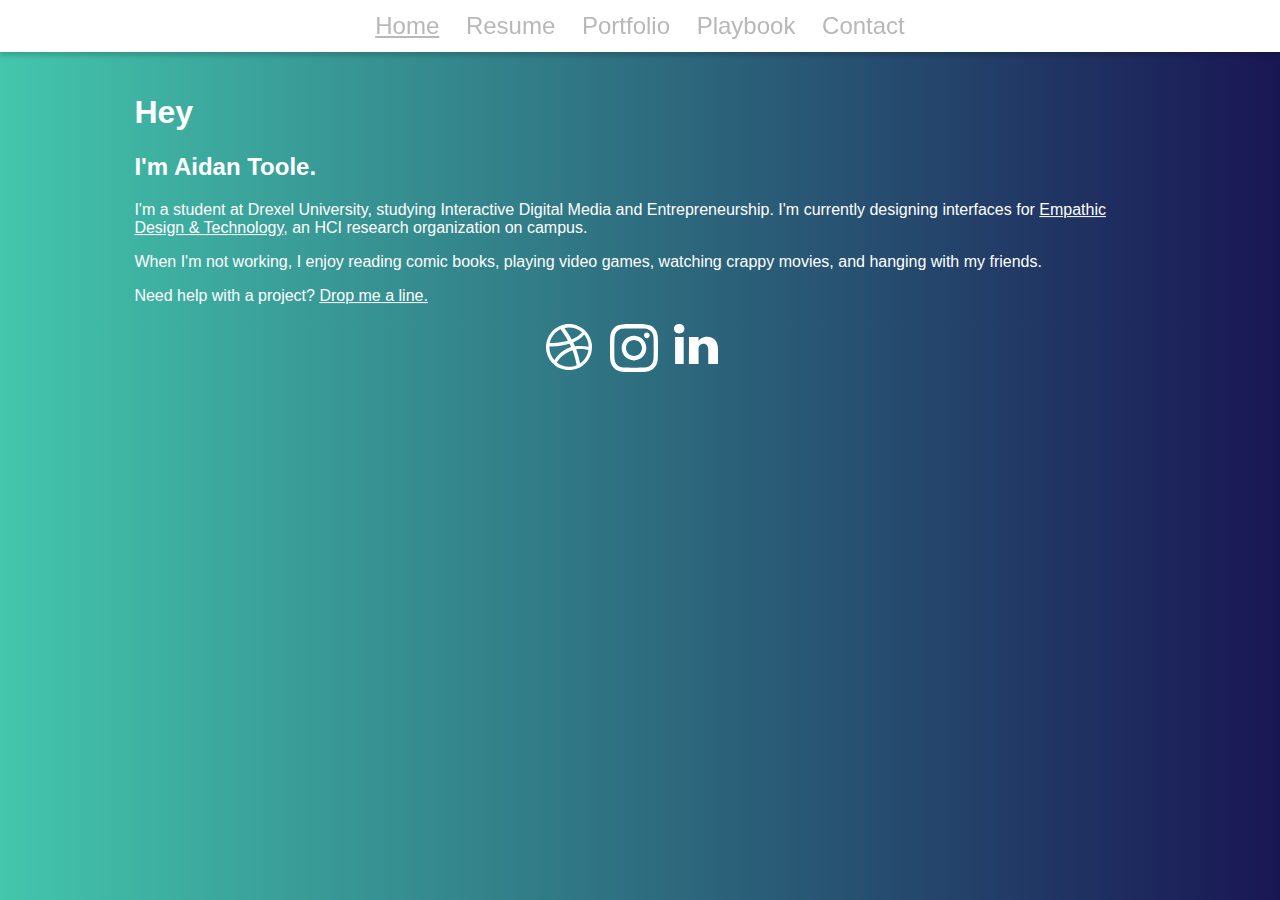
<file: index.html>
<!DOCTYPE html>
<html>
	<head>
		<meta charset="UTF-8">
		<meta name="viewport" content="initial-scale=1.0, width=device-width"/>
		<title>Aidan Toole</title>

	</head>

	<body>
		<link rel="stylesheet" type="text/css" href="css/header.css">
		<link rel="stylesheet" type="text/css" href="css/style.css">
			<div id="header">
			
				 <nav class="pagenav">
				 	<a href="index.html"><u>Home</u></a>
				 	<a href="resume_page.html">Resume</a>
				 	<a href="portfolio_page.html">Portfolio</a>
				 	<a href="http://aidantoole.com/" target="_blank"> Playbook</a>
				 	<a href="mailto:aidantoole@gmail.com">Contact</a>
				 </nav>
			</div>

			<div id="main" class="content">
				<h1>Hey</h1>
				<h2>I'm Aidan Toole.</h2>
					<p>
					I'm a student at Drexel University, studying Interactive Digital Media and Entrepreneurship. I'm currently designing interfaces for <a href="http://www.empathicdesignandtech.org/">Empathic Design & Technology</a>, an HCI research organization on campus.
					</p>

					<p>
					When I'm not working, I enjoy reading comic books, playing video games, watching crappy movies, and hanging with my friends.
					</p>

					<p>
					Need help with a project? <a href="mailto:aidantoole@gmail.com">Drop me a line.</a>
					</p>

				<table id="icons"> 

					<tr>
						<td> 
							<a href="https://dribbble.com/aidantoole" target="_blank"> 
								<div id= "dribbble" class= "imgicons"> </div>
							</a>
						</td>

						<td> 
							<a href="https://www.instagram.com/aidanc00l/" target="_blank"> 
								<div id= "instagram" class= "imgicons"> </div>
							</a>
						</td>

						<td> 
							<a href="https://www.linkedin.com/in/aidantoole" target="_blank">
								<div id= "linkedin" class= "imgicons"> </div>

							</a>
						</td>
					</tr>
				
				</table>

			</div>


	</body>
</html>
</file>
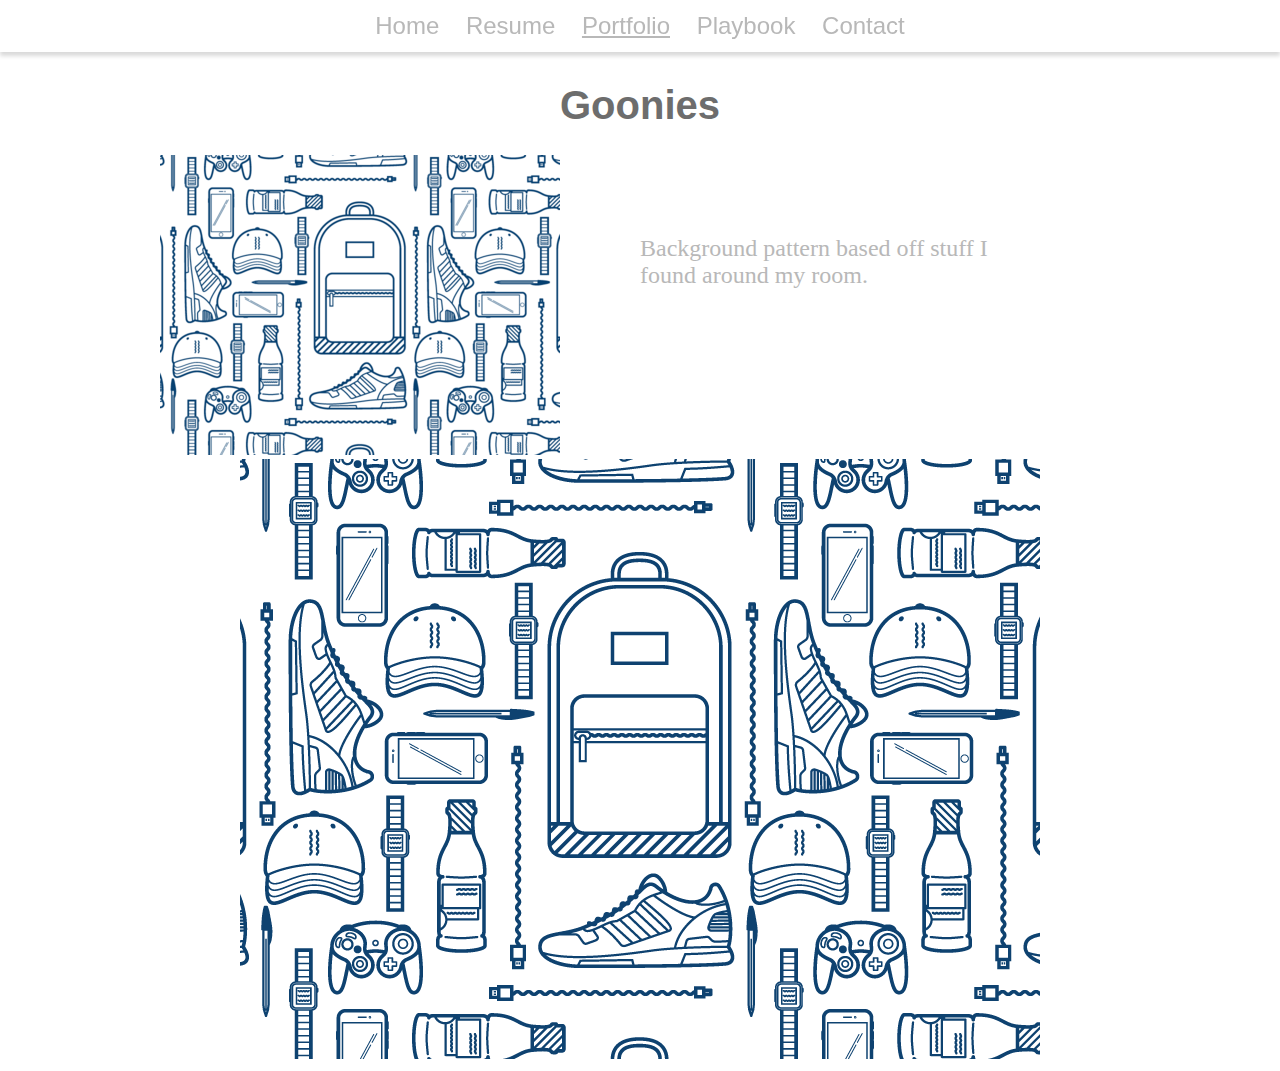
<file: background_pattern.html>
<!DOCTYPE html>
<html>
	<head>
		<meta charset="UTF-8">
		<meta name="viewport" content="initial-scale=1.0, width=device-width"/>
		
		<title>background pattern</title>
		<link rel="stylesheet" type="text/css" href="css/header.css">
		<link rel="stylesheet" type="text/css" href="css/portfolio_expanded.css">
	</head>
		<body>
				<div id="header">
					<nav class="pagenav">
					 	<a href="index.html">Home</a>
					 	<a href="resume_page.html">Resume</a>
					 	<a href="portfolio_page.html"><u>Portfolio</u></a>
					 	<a href="http://aidantoole.com/" target="_blank"> Playbook</a>
					 	<a href="mailto:aidantoole@gmail.com">Contact</a>
					</nav>
				</div>

			<div id="portfolio_single" class="content">
				<div class="port_title">
					<h1>Goonies</h1>
				</div>

				<div>
					<div class="row">
						<div class= "portimg"> <img class="portimg" src="images/059_backgroundpattern.png" alt="background pattern">
						</div> 

						<div>
							<p id="description">
							Background pattern based off stuff I found around my room.
							</p>
						</div>

					</div>

				</div>

				<div id="large_img_div">
					<div>
						<img class="large_size" src="images/059_backgroundpattern_large.png" alt="Background Pattern Image">
					</div>
				</div>


			</div>


		</body>
</html>
</file>
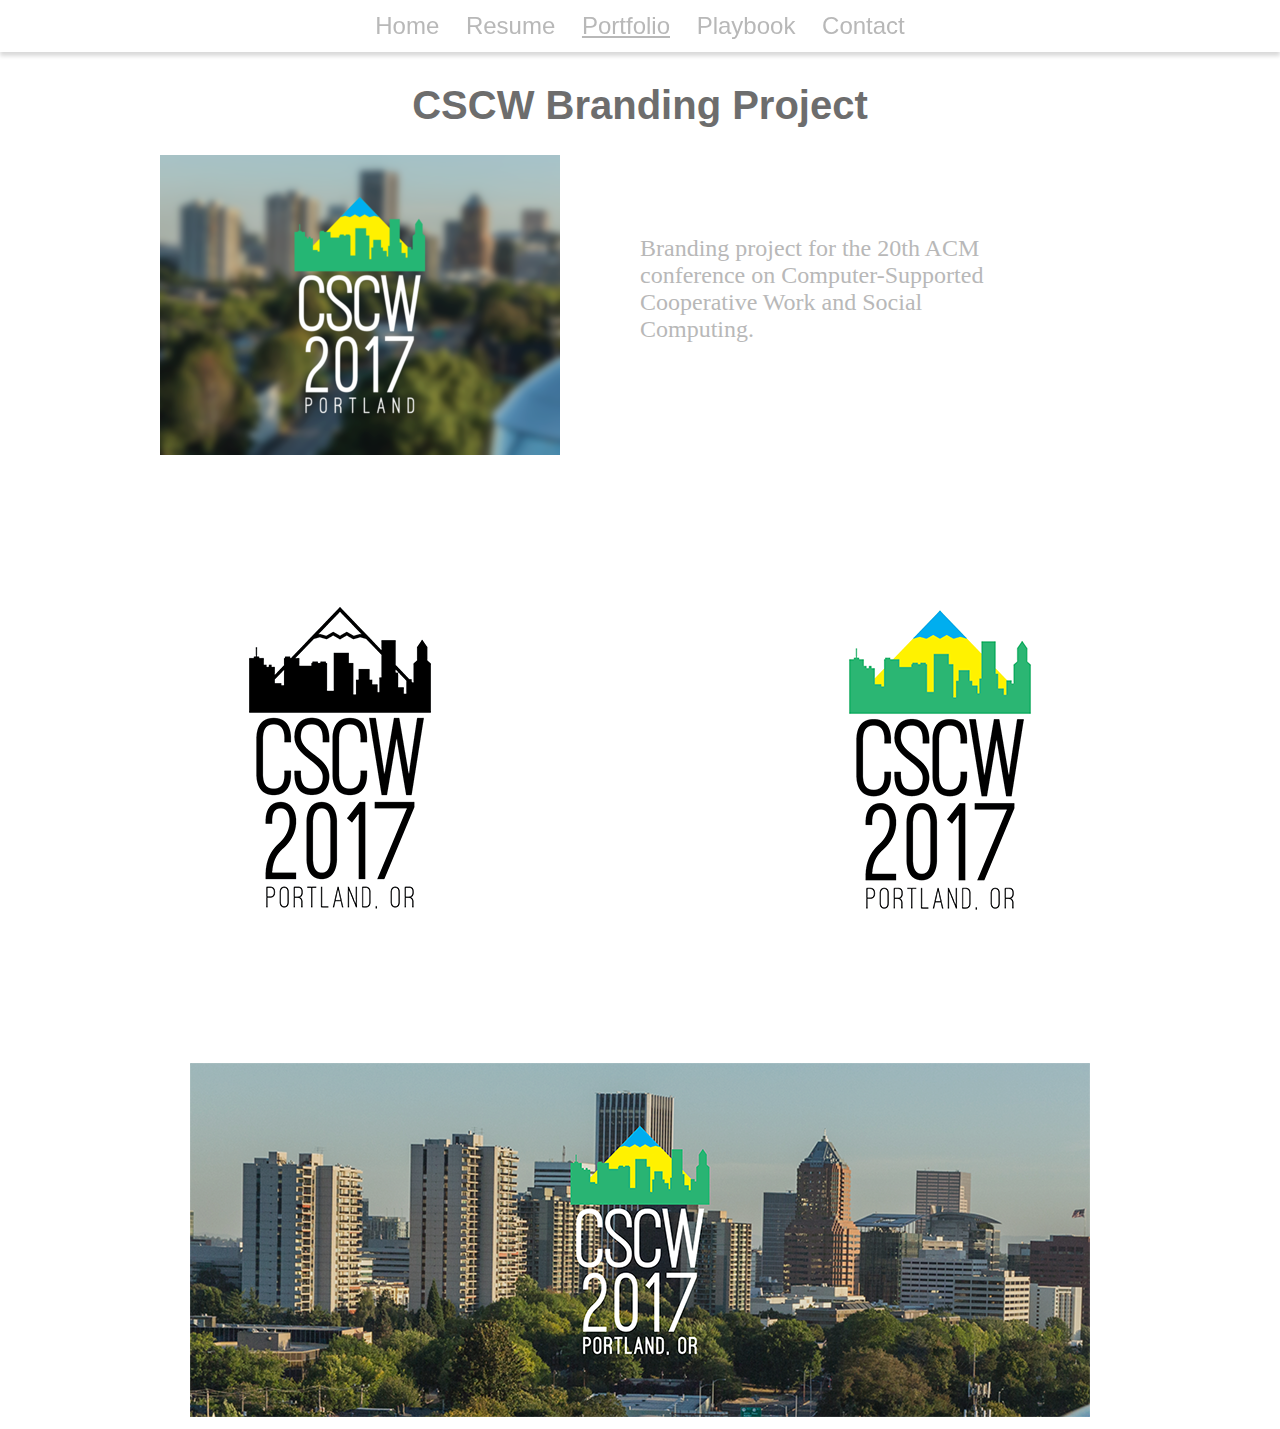
<file: cscw.html>
<!DOCTYPE html>
<html>
	<head>
		<meta charset="UTF-8">
		<meta name="viewport" content="initial-scale=1.0, width=device-width"/>
		
		<title>CSCW Logo</title>
		<link rel="stylesheet" type="text/css" href="css/header.css">
		<link rel="stylesheet" type="text/css" href="css/portfolio_expanded.css">
	</head>
		<body>
			<div id="header">
				<nav class="pagenav">
				 	<a href="index.html">Home</a>
				 	<a href="resume_page.html">Resume</a>
				 	<a href="portfolio_page.html"><u>Portfolio</u></a>
				 	<a href="http://aidantoole.com/" target="_blank"> Playbook</a>
				 	<a href="mailto:aidantoole@gmail.com">Contact</a>
				</nav>
			</div>

			<div id="portfolio_single" class="content">
				<div class="port_title">
					<h1>CSCW Branding Project</h1>
				</div>

				<div>
						<div class="row"> 
							<div class= "portimg"> <img class="portimg" src="images/cscwd.png" alt="CSCW 2017 Logo">
							</div> 

							<div>
								<p id="description">
								Branding project for the 20th ACM conference on Computer-Supported Cooperative Work and Social Computing.
								</p>

							</div>

						</div>

				</div>

				<div id="large_img_div">
					<div>
						<img class="large_size" src="images/cscw2017_black.png" alt="CSCW Logo Black">
					</div>

					<div>
						<img class="large_size" src="images/cscw2017_color.png" alt="CSCW Logo Color">
					</div>

					<div>
						<img class="large_size" src="images/cscwfbbackground.png" alt="CSCW Background">
					</div>

				</div>

			</div>


		</body>
</html>
</file>
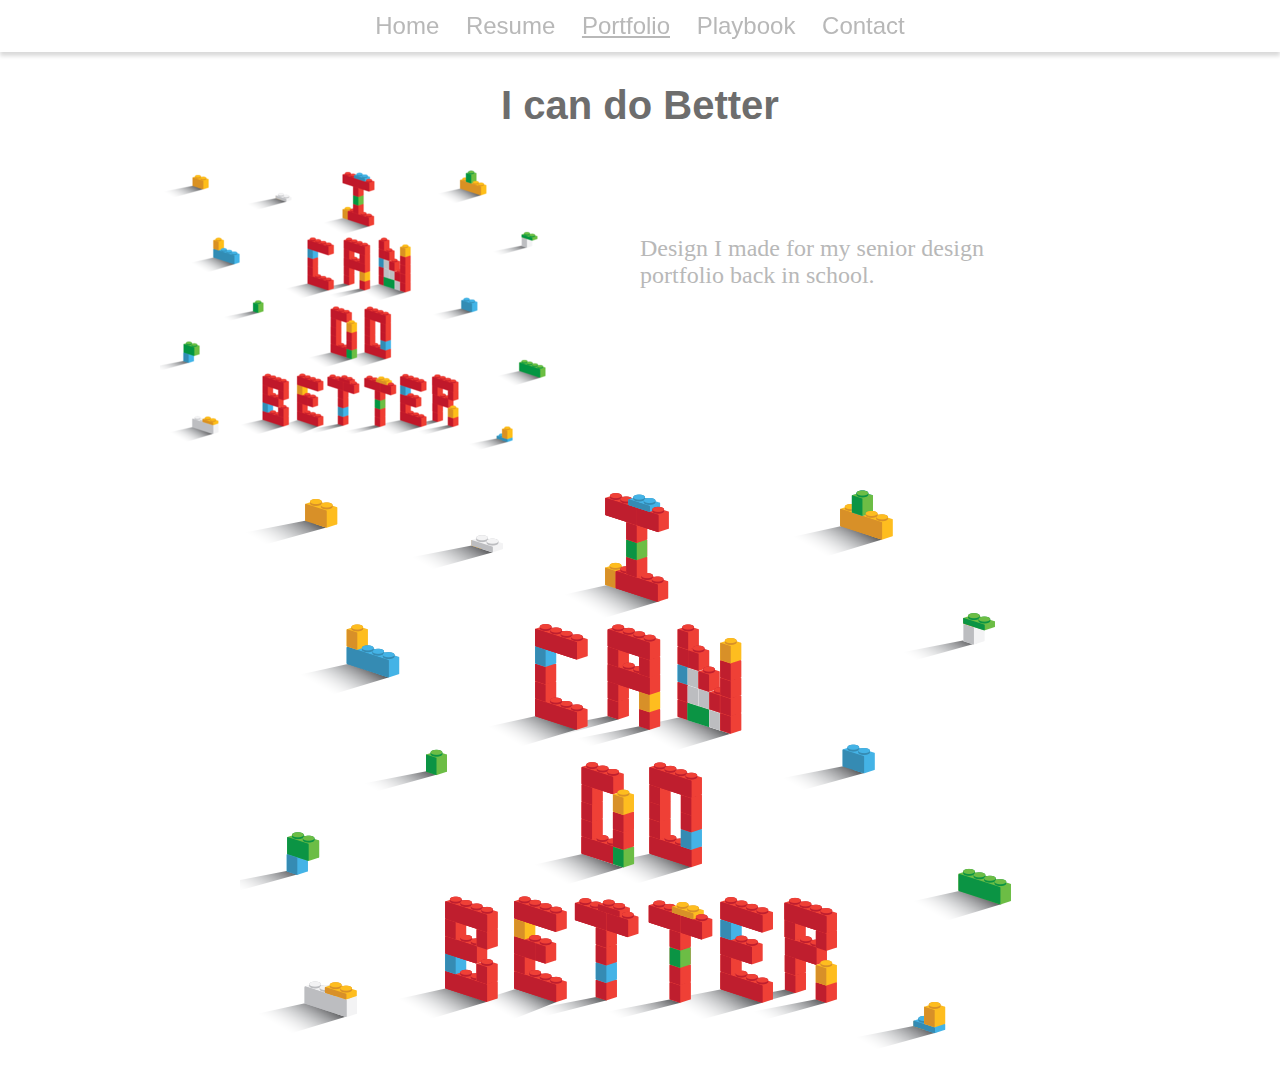
<file: dobetter.html>
<!DOCTYPE html>
<html>
	<head>
		<meta charset="UTF-8">
		<meta name="viewport" content="initial-scale=1.0, width=device-width"/>

		<title>I Can Do Better</title>
		<link rel="stylesheet" type="text/css" href="css/header.css">
		<link rel="stylesheet" type="text/css" href="css/portfolio_expanded.css">
	</head>
		<body>
			<div id="header">
				
				<nav class="pagenav">
				 	<a href="index.html">Home</a>
				 	<a href="resume_page.html">Resume</a>
				 	<a href="portfolio_page.html"><u>Portfolio</u></a>
				 	<a href="http://aidantoole.com/" target="_blank"> Playbook</a>
				 	<a href="mailto:aidantoole@gmail.com">Contact</a>
				</nav>
			</div>

			<div id="portfolio_single" class="content">
				<div class="port_title">
					<h1>I can do Better</h1>
				</div>

				<div>
						<div class="row"> 
							<div class= "portimg"> <img class="portimg" src="images/dobetter2.png" alt="I can do Better">
							</div> 

							<div>
								<p id="description">
								Design I made for my senior design portfolio back in school.
								</p>

							</div>

						</div>

				</div>

				<div id="large_img_div">
					<div>
						<img class="large_size" src="images/dobetter2_large.png" alt="Do Better Design"> 
					</div>
				</div>

				<!-- I added the extra ID just in case I wanted ot use it down the line -->

			</div>


		</body>
</html>
</file>
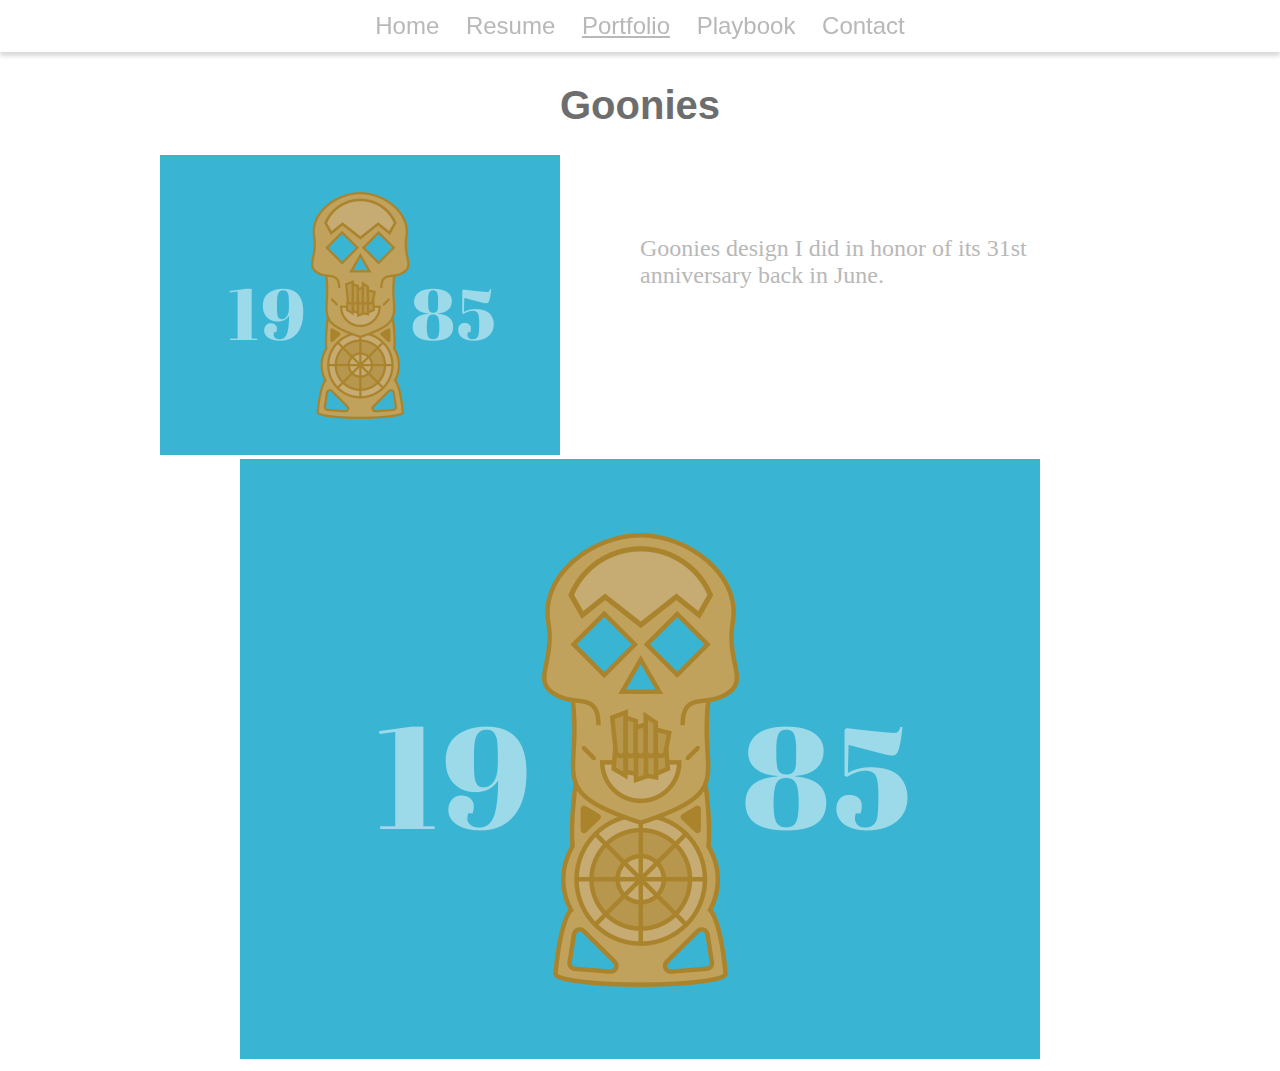
<file: goonies.html>
<!DOCTYPE html>
<html>
	<head>
		<meta charset="UTF-8">
		<meta name="viewport" content="initial-scale=1.0, width=device-width"/>
		
		<title>goonies</title>
		<link rel="stylesheet" type="text/css" href="css/header.css">
		<link rel="stylesheet" type="text/css" href="css/portfolio_expanded.css">
	</head>
		<body>
			<div id="header">
				
				<nav class="pagenav">
				 	<a href="index.html">Home</a>
				 	<a href="resume_page.html">Resume</a>
				 	<a href="portfolio_page.html"><u>Portfolio</u></a>
				 	<a href="http://aidantoole.com/" target="_blank"> Playbook</a>
				 	<a href="mailto:aidantoole@gmail.com">Contact</a>
				</nav>
			</div>

			<div id="portfolio_single" class="content">
				<div class="port_title">
					<h1>Goonies</h1>
				</div>

				<div>
						<div class="row"> 
							<div class= "portimg"> <img class="portimg" src="images/goonies.png" alt="Goonies thingy">
							</div> 

							<div>
								<p id="description">
								Goonies design I did in honor of its 31st anniversary back in June.
								</p>

							</div>

						</div>

				</div>

				<div id="large_img_div">
					<div>
						<img class="large_size" src="images/goonies_large.png" alt="Goonies Design">
					</div>
				</div>

				<!-- I added the extra ID just in case I wanted ot use it down the line -->

			</div>


		</body>
</html>
</file>
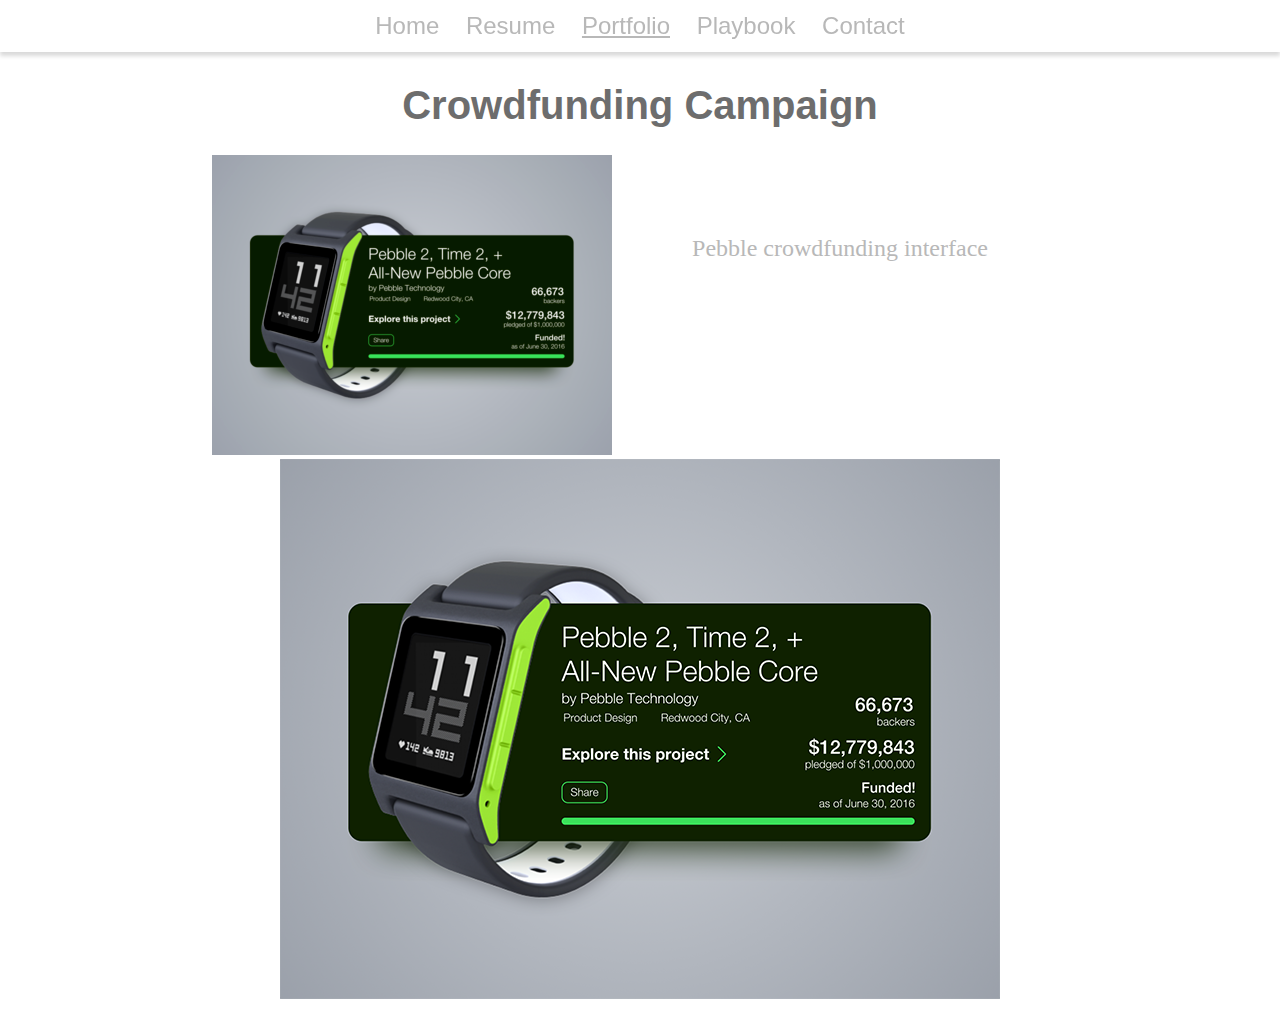
<file: pebble.html>
<!DOCTYPE html>
<html>
	<head>
		<meta charset="UTF-8">
		<meta name="viewport" content="initial-scale=1.0, width=device-width"/>
		
		<title>Pebble Interface</title>
		<link rel="stylesheet" type="text/css" href="css/header.css">
		<link rel="stylesheet" type="text/css" href="css/portfolio_expanded.css">
	</head>
		<body>
			<div id="header">
				
				<nav class="pagenav">
				 	<a href="index.html">Home</a>
				 	<a href="resume_page.html">Resume</a>
				 	<a href="portfolio_page.html"><u>Portfolio</u></a>
				 	<a href="http://aidantoole.com/" target="_blank"> Playbook</a>
				 	<a href="mailto:aidantoole@gmail.com">Contact</a>
				</nav>
			</div>

			<div id="portfolio_single" class="content">
				<div class="port_title">
					<h1>Crowdfunding Campaign</h1>
				</div>

				<div>
						<div class="row">
							<div class= "portimg"> <img class="portimg" src="images/032_crowdfundingcampaign.png" alt="Pebble Interface">
							</div> 

							<div>
								<p id="description">
								Pebble crowdfunding interface
								</p>

							</div>

						</div> 

				</div>

				<div id="large_img_div">
					<div>
						<img class="large_size" src="images/032_crowdfundingcampaign_large.png" alt="Crowdfunding Campaign">
					</div>
				</div>

			</div>


		</body>
</html>
</file>
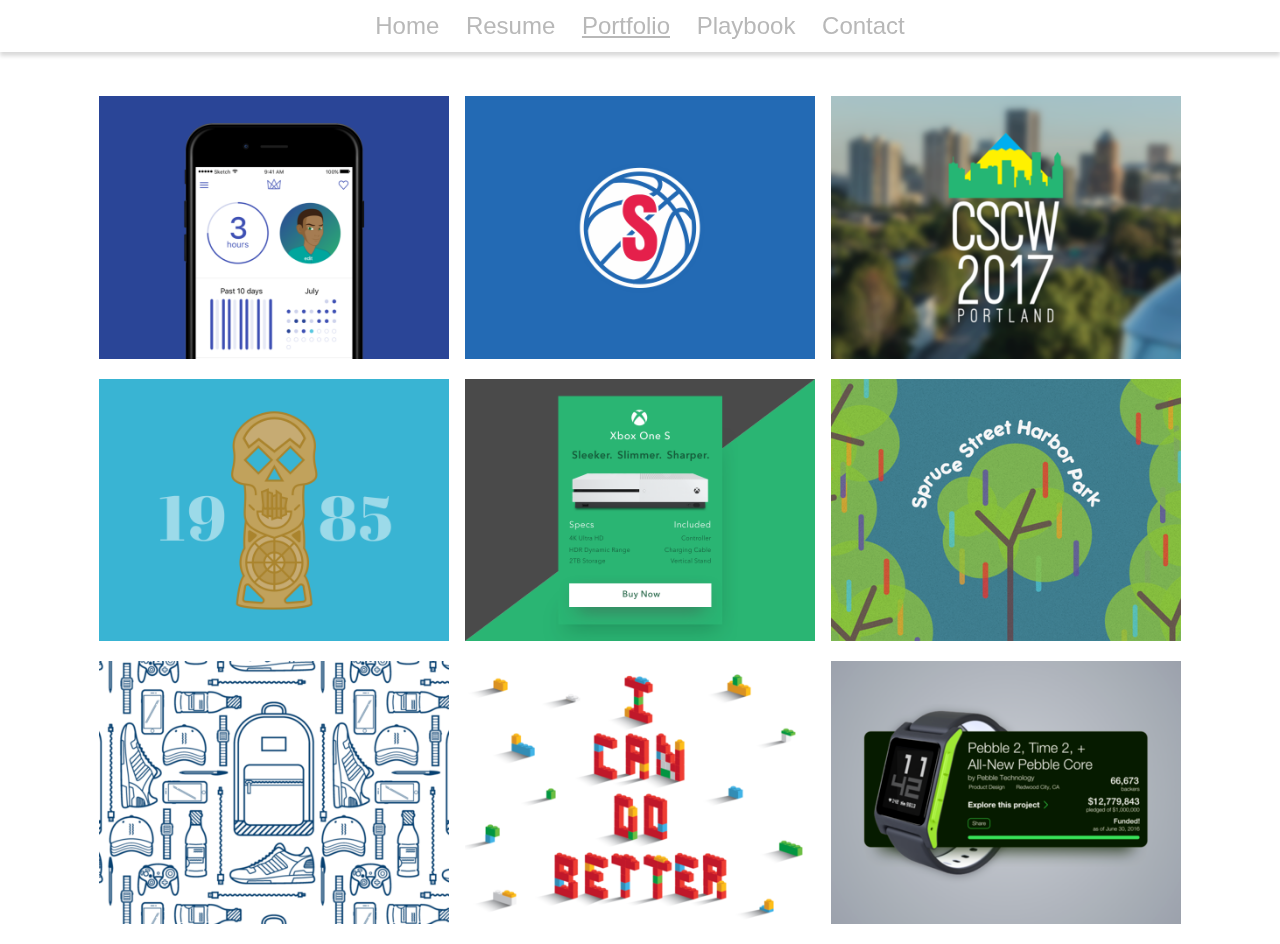
<file: portfolio_page.html>
<!DOCTYPE html>
<html>
	<head>
	<!-- List of things to do in the future:
		New Navigation bar?
			Hamburger menu?
		Bring back hover effects to portfolio page?
		-->

		<meta charset="UTF-8">
		<meta name="viewport" content="initial-scale=1.0, width=device-width"/>

		<title>Aidan Toole Portfolio</title>
		<link rel="stylesheet" type="text/css" href="css/portfolio_medium.css" >
		
		<link rel="stylesheet" type="text/css" href="css/header.css">
	</head>

	<body>
		<div id="header">
			<nav class="pagenav">
				 	<a href="index.html">Home</a>
				 	<a href="resume_page.html">Resume</a>
				 	<a href="portfolio_page.html"><u>Portfolio</u></a>
				 	<a href="http://aidantoole.com/" target="_blank"> Playbook</a>
				 	<a href="mailto:aidantoole@gmail.com">Contact</a>
			</nav>
		</div>

		<div id="imgcontent">
			<div id="allpiccontainer" >
					<div class="row">
							<div class="col-3"> <a href="tys.html"><img class="portimg" src="images/tys.png" alt="Treat Yourself Project"></a> </div> <!-- 33.33% -->
							
							<div class="col-3"> <a href="score.html"><img class="portimg" src="images/score_dribbble.png" alt="Score Project"></a> </div>

							<div class="col-3"> <a href="cscw.html"><img class="portimg" src="images/cscwd.png" alt="CSCW logo"></a> </div>
					</div>

					<div class="row">
							<div class="col-3"> <a href="goonies.html"><img class="portimg" src="images/goonies.png" alt="Goonies thingy"> </a> </div>

							<div class="col-3"> <a href="xbox.html"><img class="portimg" src="images/012_ecommerceshop.png" alt="E commerce shop"> </a> </div>

							<div class="col-3"> <a href="sprucestreet.html"><img class="portimg" src="images/sprucestharborparkdribble.png" alt="spruce street harbor park"> </a> </div>
					</div>

					<div class="row">
							<div class="col-3"> <a href="background_pattern.html"> <img class="portimg" src="images/059_backgroundpattern.png" alt="background pattern 059"> </a> </div>

							<div class="col-3"> <a href="dobetter.html"> <img class="portimg" src="images/dobetter2.png" alt="I can do Better design"></a> </div>

							<div class="col-3"> <a href="pebble.html"> <img class="portimg" src="images/032_crowdfundingcampaign.png" alt="Pebble Interface"></a> </div>
					</div>

			</div>
		</div>
	<!-- got rid of the tables and replaced it with a div -->
	</body>
</html>
</file>
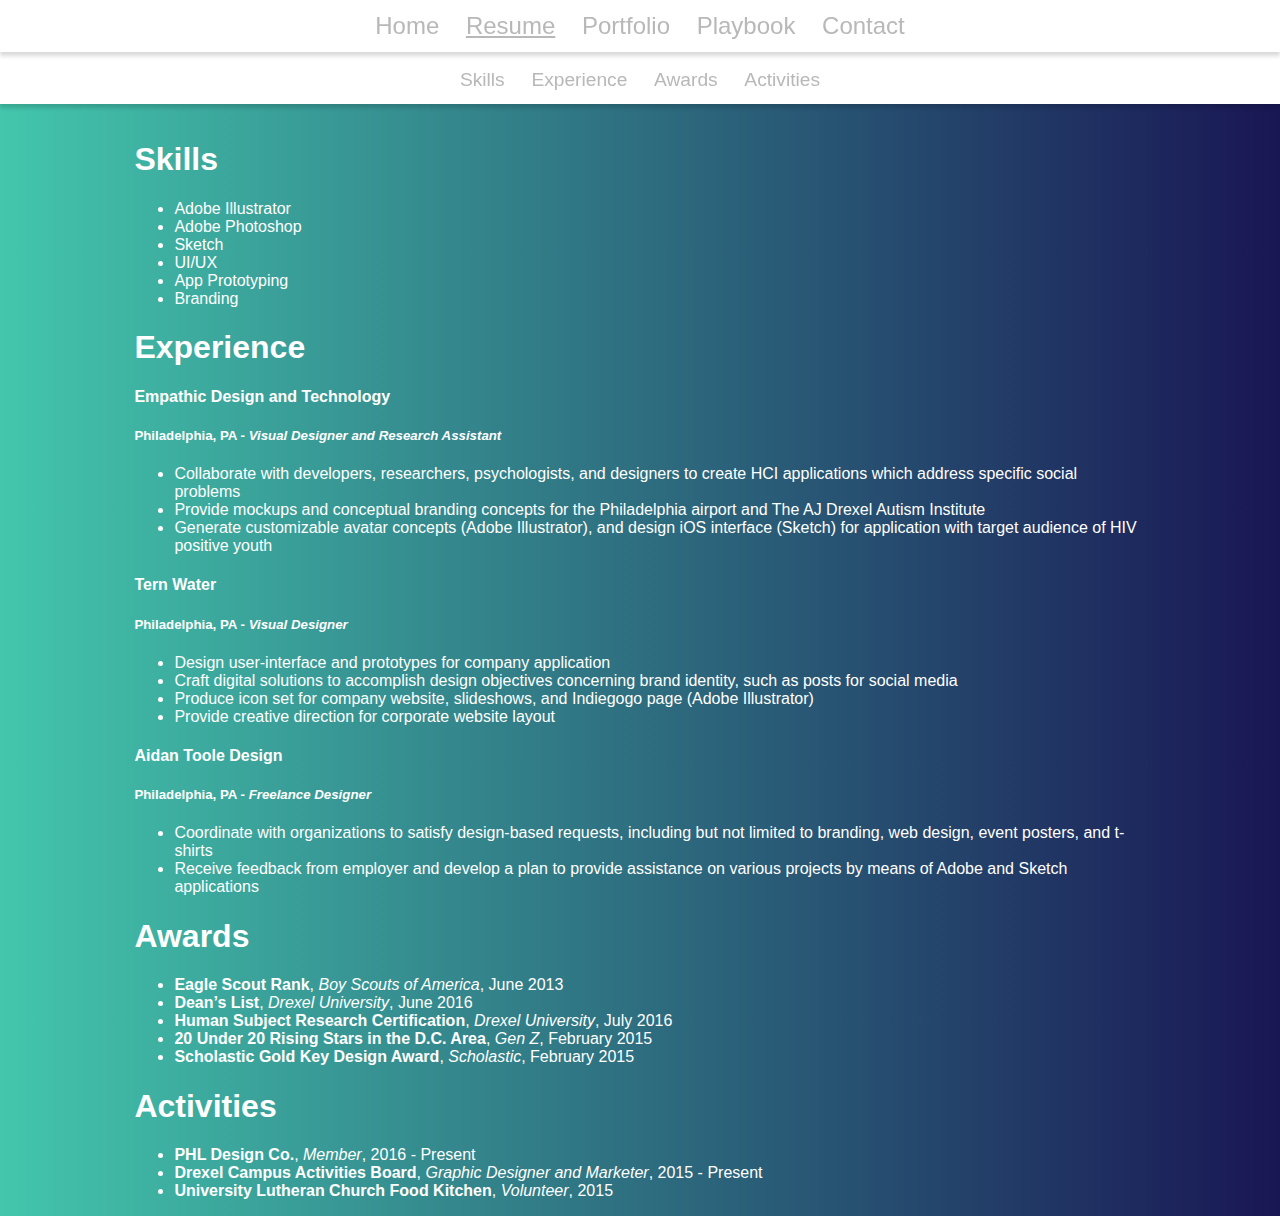
<file: resume_page.html>
<!DOCTYPE html>
<html>
	<head>
		<meta charset="UTF-8">
		<meta name="viewport" content="initial-scale=1.0, width=device-width"/>

		<title>Aidan Toole Resume</title>
		<link rel="stylesheet" type="text/css" href="css/header.css">
		<link rel="stylesheet" type="text/css" href="css/style.css">
	</head>

	<body>
		<div id="header">
			<div id="innerheader">
				<nav class="pagenav">
					 	<a href="index.html">Home</a>
					 	<a href="resume_page.html"><u>Resume</u></a>
					 	<a href="portfolio_page.html">Portfolio</a>
					 	<a href="http://aidantoole.com/" target="_blank"> Playbook</a>
					 	<a href="mailto:aidantoole@gmail.com">Contact</a>
				</nav>
			</div>

			<!--- UPDATE: Overhaul, subnav bar seems to be working well -->

			<div id="subheader">
					<nav class="pagenav">
						<a class="anchor" href="#skills">Skills</a>
						<a class="anchor" href="#experience">Experience</a>
						<a class="anchor" href="#awards">Awards</a>
						<a class="anchor" href="#activities">Activities</a>
					</nav>
			</div>
		</div>

		<div id="resume" class="content">
			<h1 id="skills">Skills </h1>
				<ul>
					<li>Adobe Illustrator</li>
					<li>Adobe Photoshop</li>
					<li>Sketch</li>
					<li>UI/UX</li>
					<li>App Prototyping</li>
					<li>Branding</li>
					<!-- <li>HTML (sorta)</li> -->
				</ul>

			<h1 id="experience">Experience</h1>
				<h4>Empathic Design and Technology</h4>
						<h5>Philadelphia, PA - <em>Visual Designer and Research Assistant</em></h5>
					<ul>
						<li>Collaborate with developers, researchers, psychologists, and designers to create HCI applications which address specific social problems</li>
						<li>Provide mockups and conceptual branding concepts for the Philadelphia airport and The AJ Drexel Autism Institute</li>
						<li>Generate customizable avatar concepts (Adobe Illustrator), and design iOS interface (Sketch) for application with target audience of HIV positive youth</li>
					</ul>

					<h4>Tern Water</h4> 
						<h5>Philadelphia, PA - <em>Visual Designer</em></h5>
					<ul>
						<li>Design user-interface and prototypes for company application</li>
						<li>Craft digital solutions to accomplish design objectives concerning brand identity, such as posts for social media</li>
						<li>Produce icon set for company website, slideshows, and Indiegogo page (Adobe Illustrator)</li>
						<li>Provide creative direction for corporate website layout</li>
					</ul>

					<h4>Aidan Toole Design</h4>
						<h5>Philadelphia, PA - <em>Freelance Designer</em></h5>
					<ul>
						<li>Coordinate with organizations to satisfy design-based requests, including but not limited to branding, web design, event posters, and t-shirts</li>
						<li>Receive feedback from employer and develop a plan to provide assistance on various projects by means of Adobe and Sketch applications</li>
					</ul>

			<h1 id="awards">Awards</h1>
				<ul>
					<li><strong>Eagle Scout Rank</strong>, <em>Boy Scouts of America</em>, June 2013</li> <!-- Strong is bold, em is italics -->
					<li><strong>Dean’s List</strong>, <em>Drexel University</em>, June 2016</li>
					<li><strong>Human Subject Research Certification</strong>, <em>Drexel University</em>, July 2016</li>
					<li><strong>20 Under 20 Rising Stars in the D.C. Area</strong>, <em>Gen Z</em>, February 2015</li>
					<li><strong>Scholastic Gold Key Design Award</strong>, <em>Scholastic</em>, February 2015</li>
				</ul>

			<h1 id="activities">Activities</h1>
				<ul>
					<li><strong>PHL Design Co.</strong>, <em>Member</em>, 2016 - Present</li>
					<li><strong>Drexel Campus Activities Board</strong>, <em>Graphic Designer and Marketer</em>, 2015 - Present</li>
					<li><strong>University Lutheran Church Food Kitchen</strong>, <em>Volunteer</em>, 2015</li>
				</ul>
		</div>


	</body>
</html>
</file>
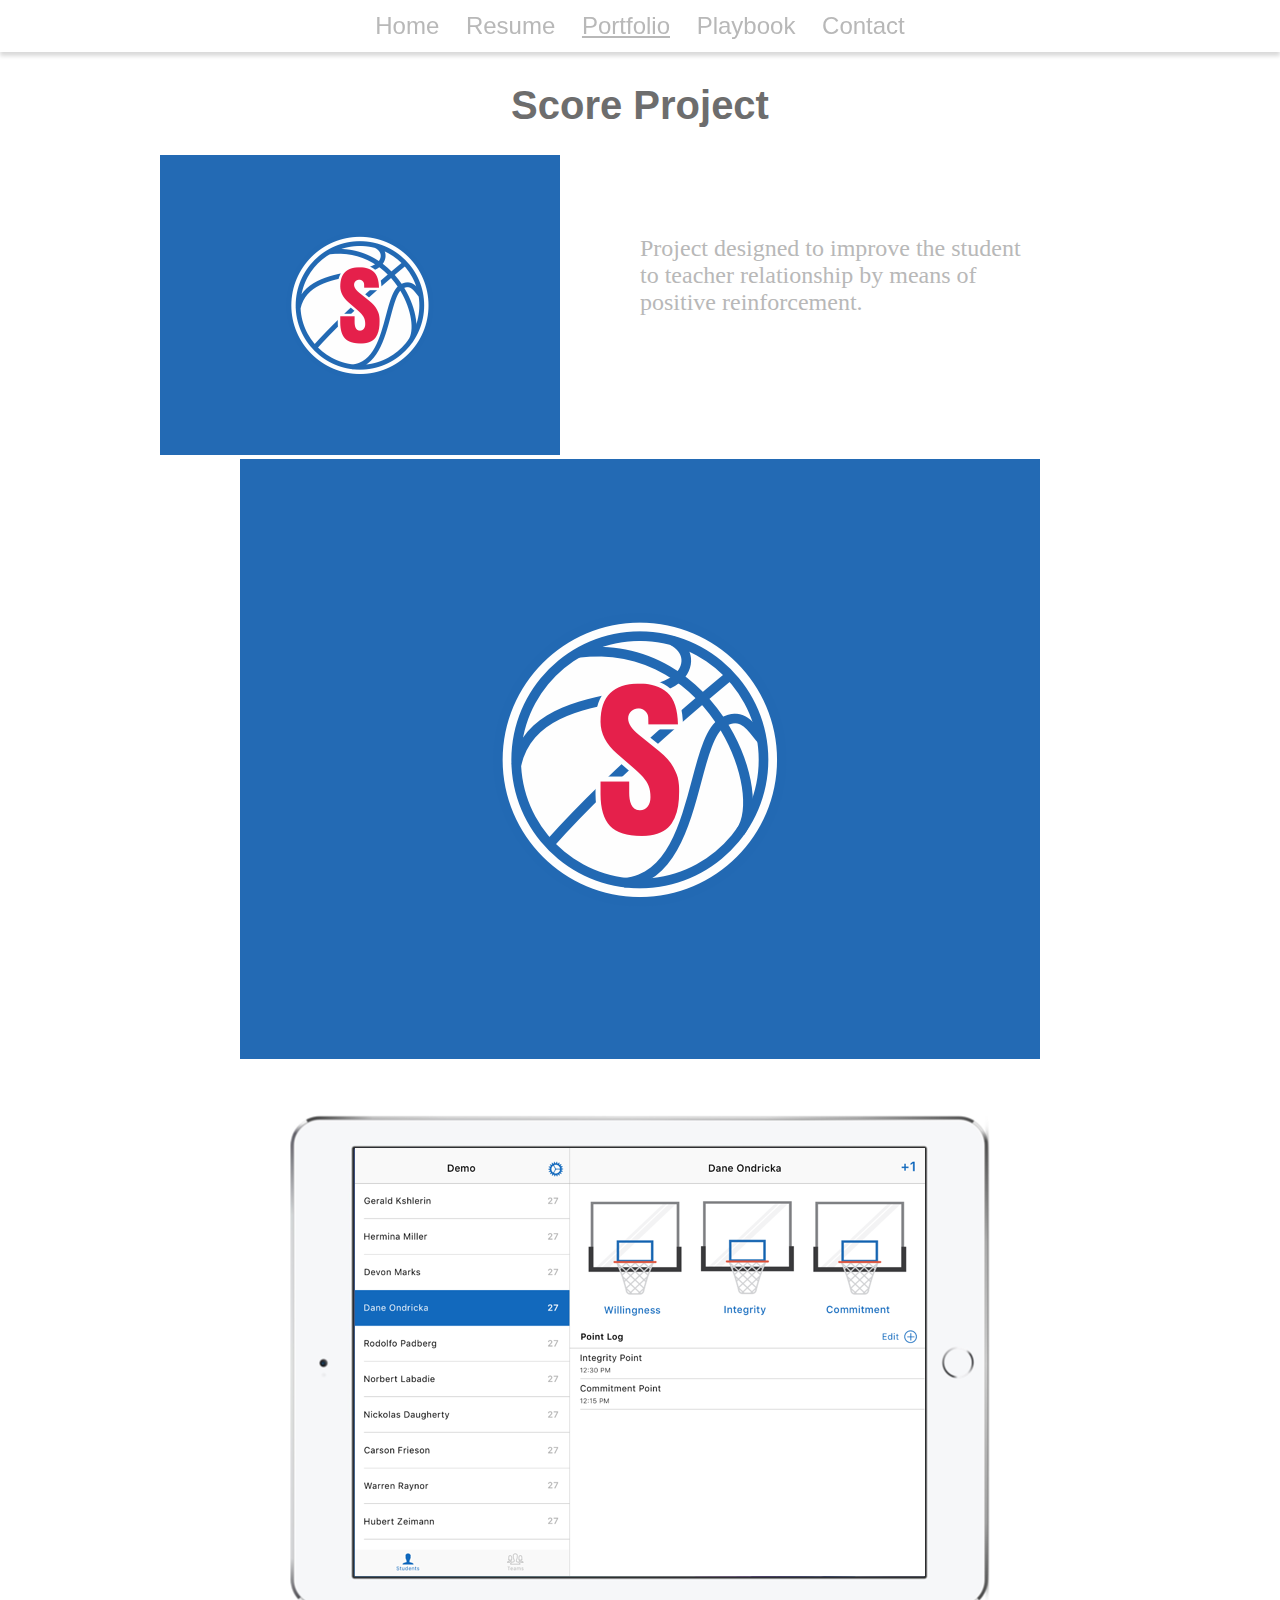
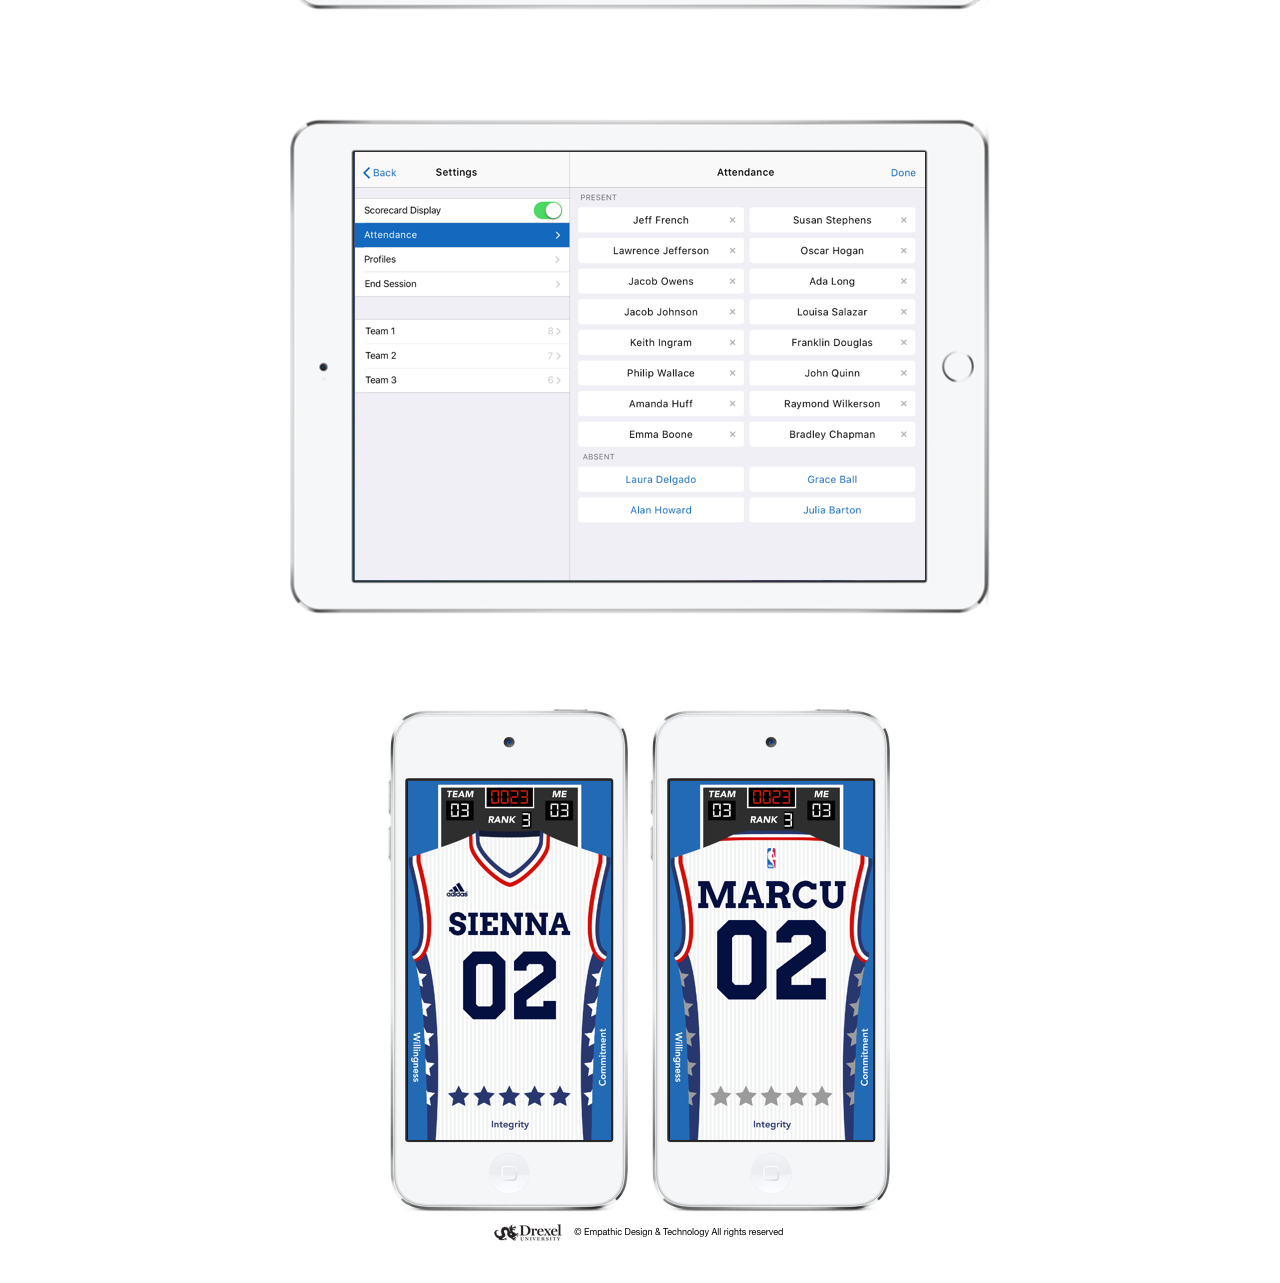
<file: score.html>
<!DOCTYPE html>
<html>
	<head>
		<meta charset="UTF-8">
		<meta name="viewport" content="initial-scale=1.0, width=device-width"/>
		
		<title>score</title>
		<link rel="stylesheet" type="text/css" href="css/header.css">
		<link rel="stylesheet" type="text/css" href="css/portfolio_expanded.css">
	</head>
		<body>
			<div id="header">
				
				<nav class="pagenav">
				 	<a href="index.html">Home</a>
				 	<a href="resume_page.html">Resume</a>
				 	<a href="portfolio_page.html"><u>Portfolio</u></a>
				 	<a href="http://aidantoole.com/" target="_blank"> Playbook</a>
				 	<a href="mailto:aidantoole@gmail.com">Contact</a>
				</nav>
			</div>

			<div id="portfolio_single" class="content">
				<div class="port_title">
					<h1>Score Project</h1>
				</div>

				<div>
						<div class="row"> 
							<div class= "portimg"> <img class="portimg" src="images/score_dribbble.png" alt="Score Project Logo">
							</div> 

							<div>
								<p id="description">
								Project designed to improve the student to teacher relationship by means of positive reinforcement.
								</p>

							</div>

						</div>

				</div>

				<div id="large_img_div">
					<div>
						<img class="large_size" src="images/score_dribbble.png" alt="Score Logo">
					</div>

					<div>
						<img class="large_size" src="images/score_studentstab.png" alt="Student Tab">
					</div>

					<div>
						<img class="large_size" src="images/score_editattendace.png" alt="Edit Attendance">
					</div>

					<div>
						<img class="large_size" src="images/score_ipodfront.png" alt="Student Interface">
					</div>
				</div>

			</div>


		</body>
</html>
</file>
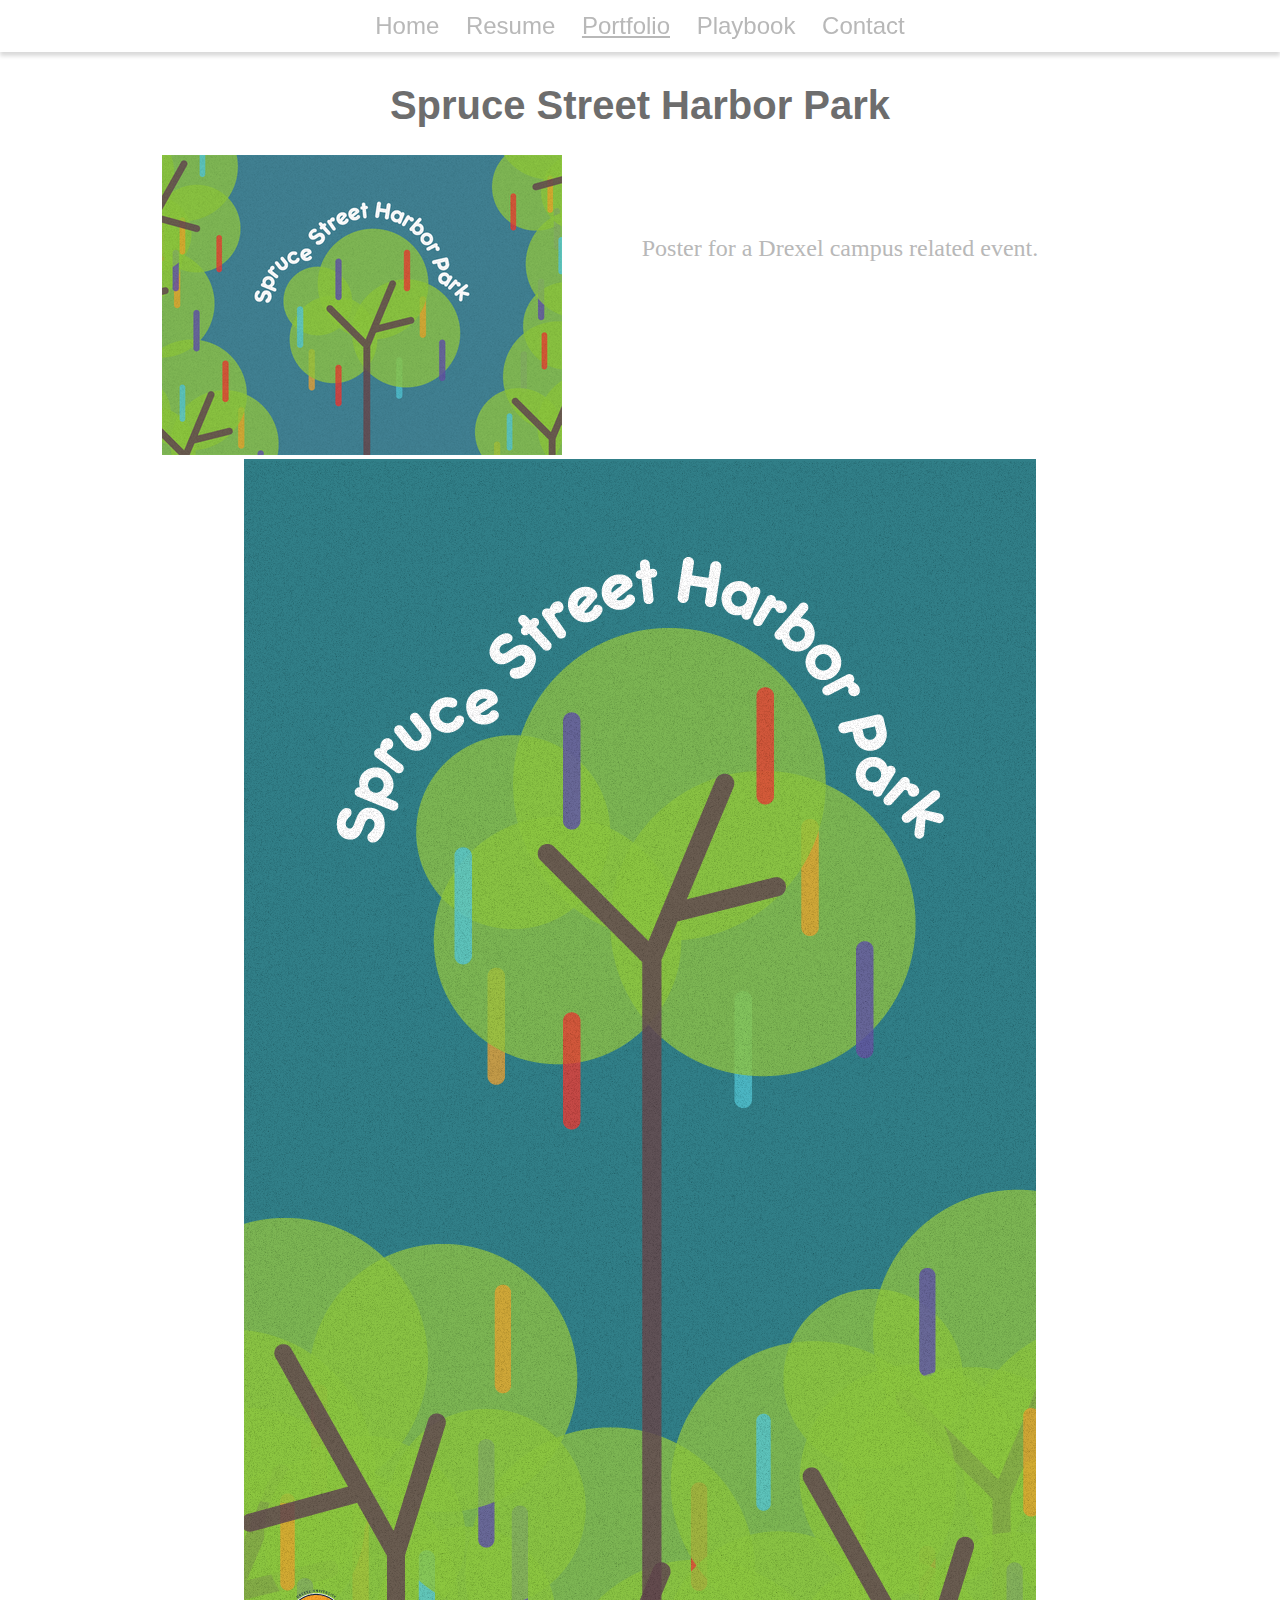
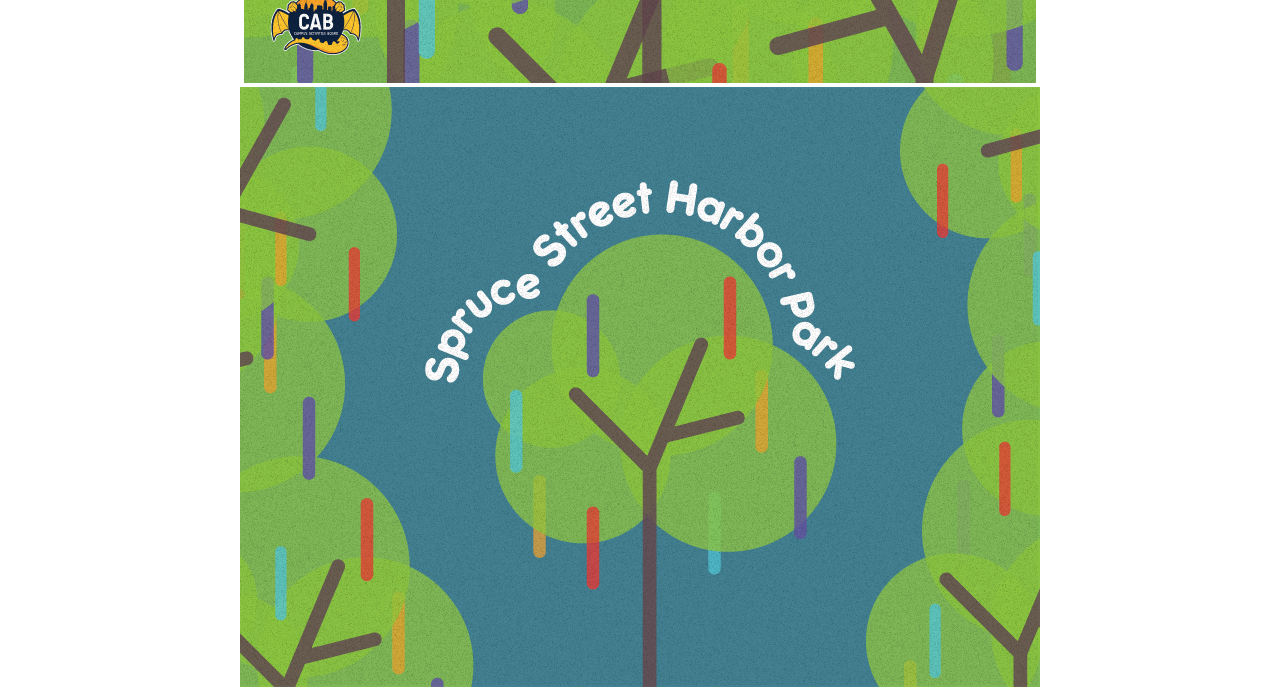
<file: sprucestreet.html>
<!DOCTYPE html>
<html>
	<head>
		<meta charset="UTF-8">
		<meta name="viewport" content="initial-scale=1.0, width=device-width"/>
		
		<title>spruce street</title>
		<link rel="stylesheet" type="text/css" href="css/header.css">
		<link rel="stylesheet" type="text/css" href="css/portfolio_expanded.css">
	</head>
		<body>
			<div id="header">
				<nav class="pagenav">
				 	<a href="index.html">Home</a>
				 	<a href="resume_page.html">Resume</a>
				 	<a href="portfolio_page.html"><u>Portfolio</u></a>
				 	<a href="http://aidantoole.com/" target="_blank"> Playbook</a>
				 	<a href="mailto:aidantoole@gmail.com">Contact</a>
				</nav>
			</div>

			<div id="portfolio_single" class="content">
				<div class="port_title">
					<h1>Spruce Street Harbor Park</h1>
				</div>

				<div>
						<div class="row"> 
							<div class= "portimg"> <img class="portimg" src="images/sprucestharborparkdribble.png" alt="Spruce Street Harbor Park">
							</div> 

							<div>
								<p id="description">
								Poster for a Drexel campus related event. 
								</p>

							</div>

						</div>

				</div>

				<div id="large_img_div">
					<div>
						<img class="large_size" src="images/sprucestharbor.png" alt="Spruce Street Icon">
					</div>
					
					<div>
						<img class="large_size" src="images/sprucestharborparkdribble_Large.png" alt="Spruce Street Poster">
					</div>
				</div>


			</div>


		</body>
</html>
</file>
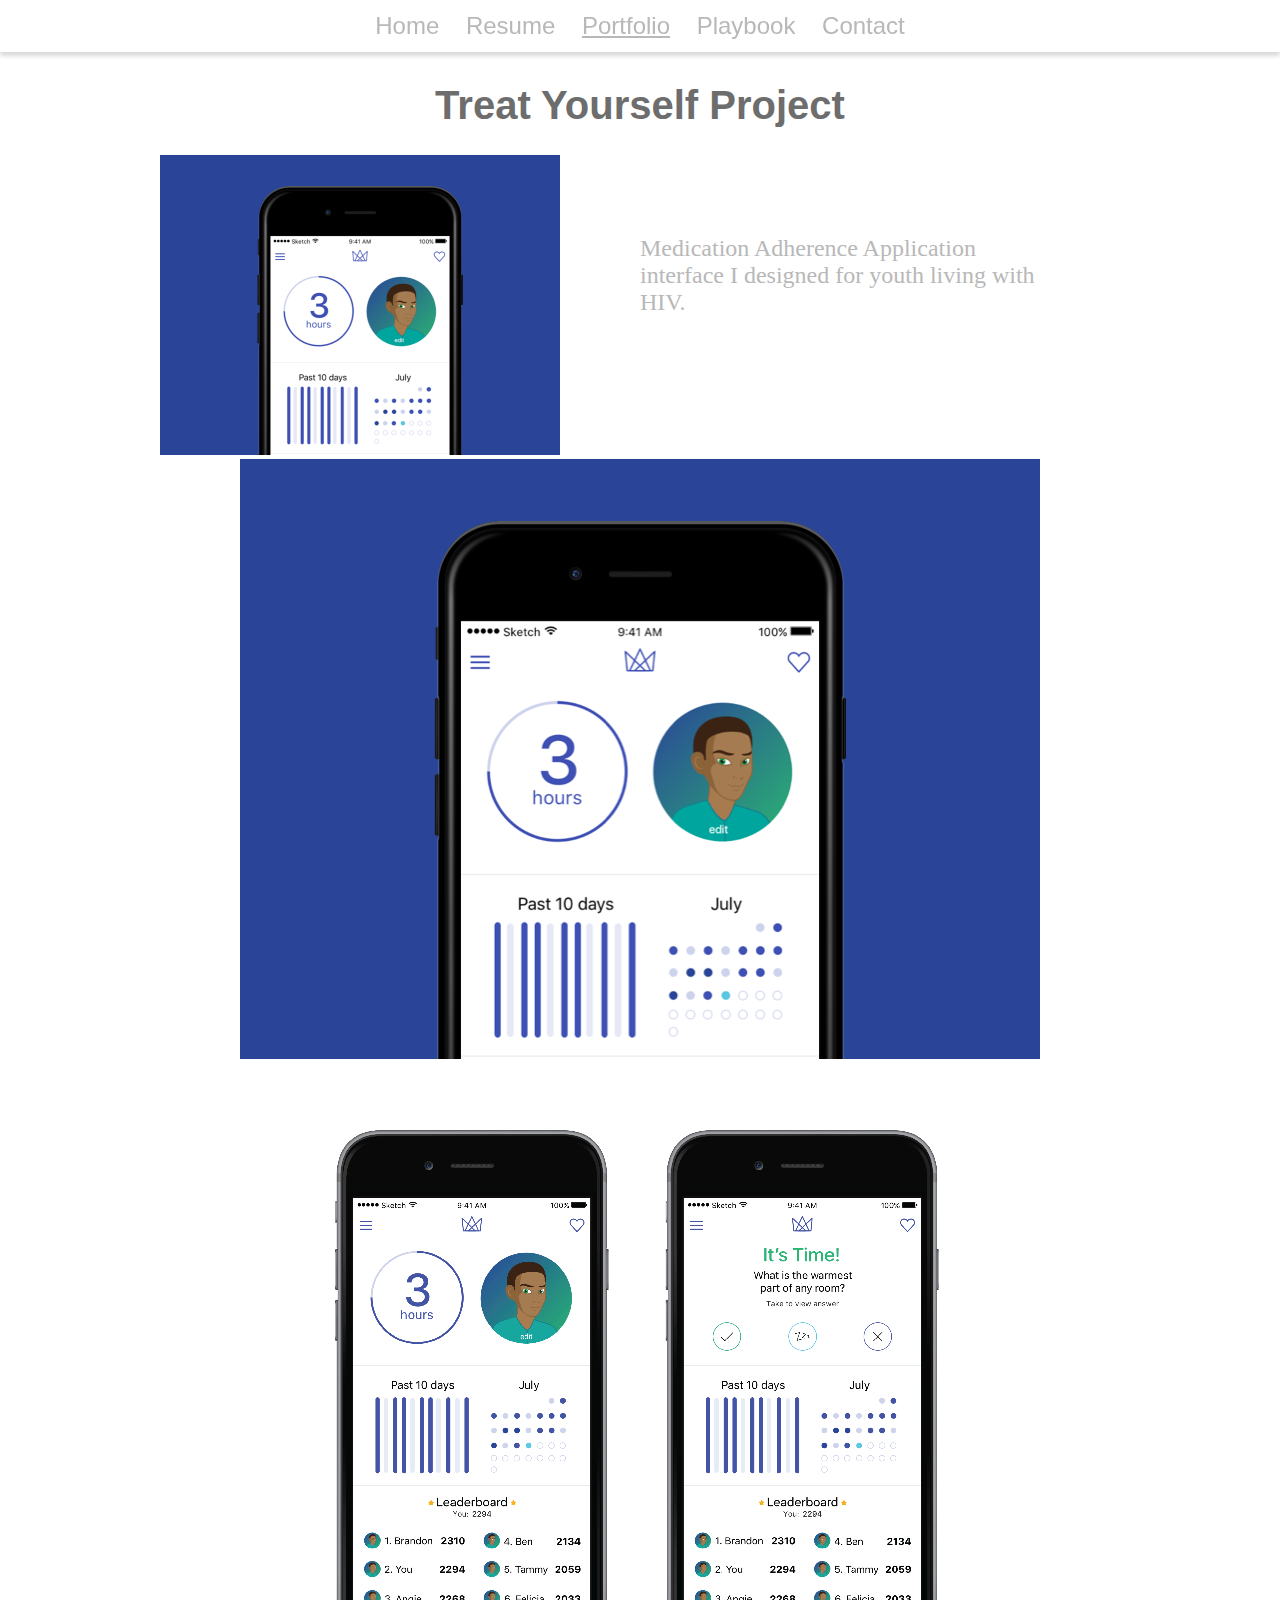
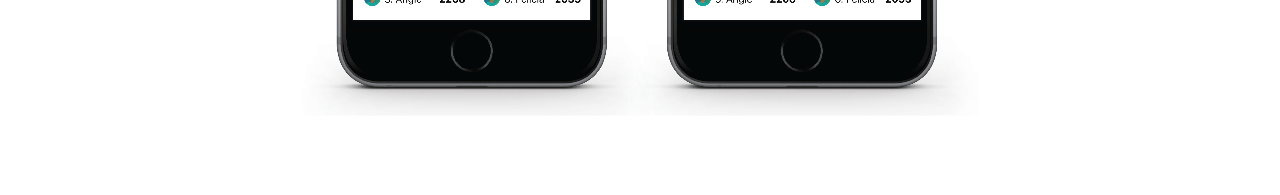
<file: tys.html>
<!DOCTYPE html>
<html>
	<head>
		<meta charset="UTF-8">
		<meta name="viewport" content="initial-scale=1.0, width=device-width"/>

		<title>Treat Yourself Project</title>
		<link rel="stylesheet" type="text/css" href="css/header.css">
		<link rel="stylesheet" type="text/css" href="css/portfolio_expanded.css">
	</head>
		<body>
			<div id="header">
				<nav class="pagenav">
				 	<a href="index.html">Home</a>
				 	<a href="resume_page.html">Resume</a>
				 	<a href="portfolio_page.html"><u>Portfolio</u></a>
				 	<a href="http://aidantoole.com/" target="_blank"> Playbook</a>
				 	<a href="mailto:aidantoole@gmail.com">Contact</a>
				</nav>
			</div>

			<div id="portfolio_single" class="content">
				<div class="port_title">
					<h1>Treat Yourself Project</h1>
				</div>

				<div>
					<div class="row">
				
						<div class="portimg"> <img class="portimg" src="images/tys.png" alt="treat yourself project"></div>

						<div>
							<p id="description">
							Medication Adherence Application interface I designed for youth living with HIV.
							</p>
						</div>
					</div>

				</div>


				<div id="large_img_div">
					<div>
						<img class="large_size" src="images/tys.png" alt="Treat Yourself Project">
					</div>

					<div>
						<img class="large_size" src="images/tys_ios1.png" alt="Treat Yourself Interface">
					</div>
				</div>

			</div>


		</body>
</html>
</file>
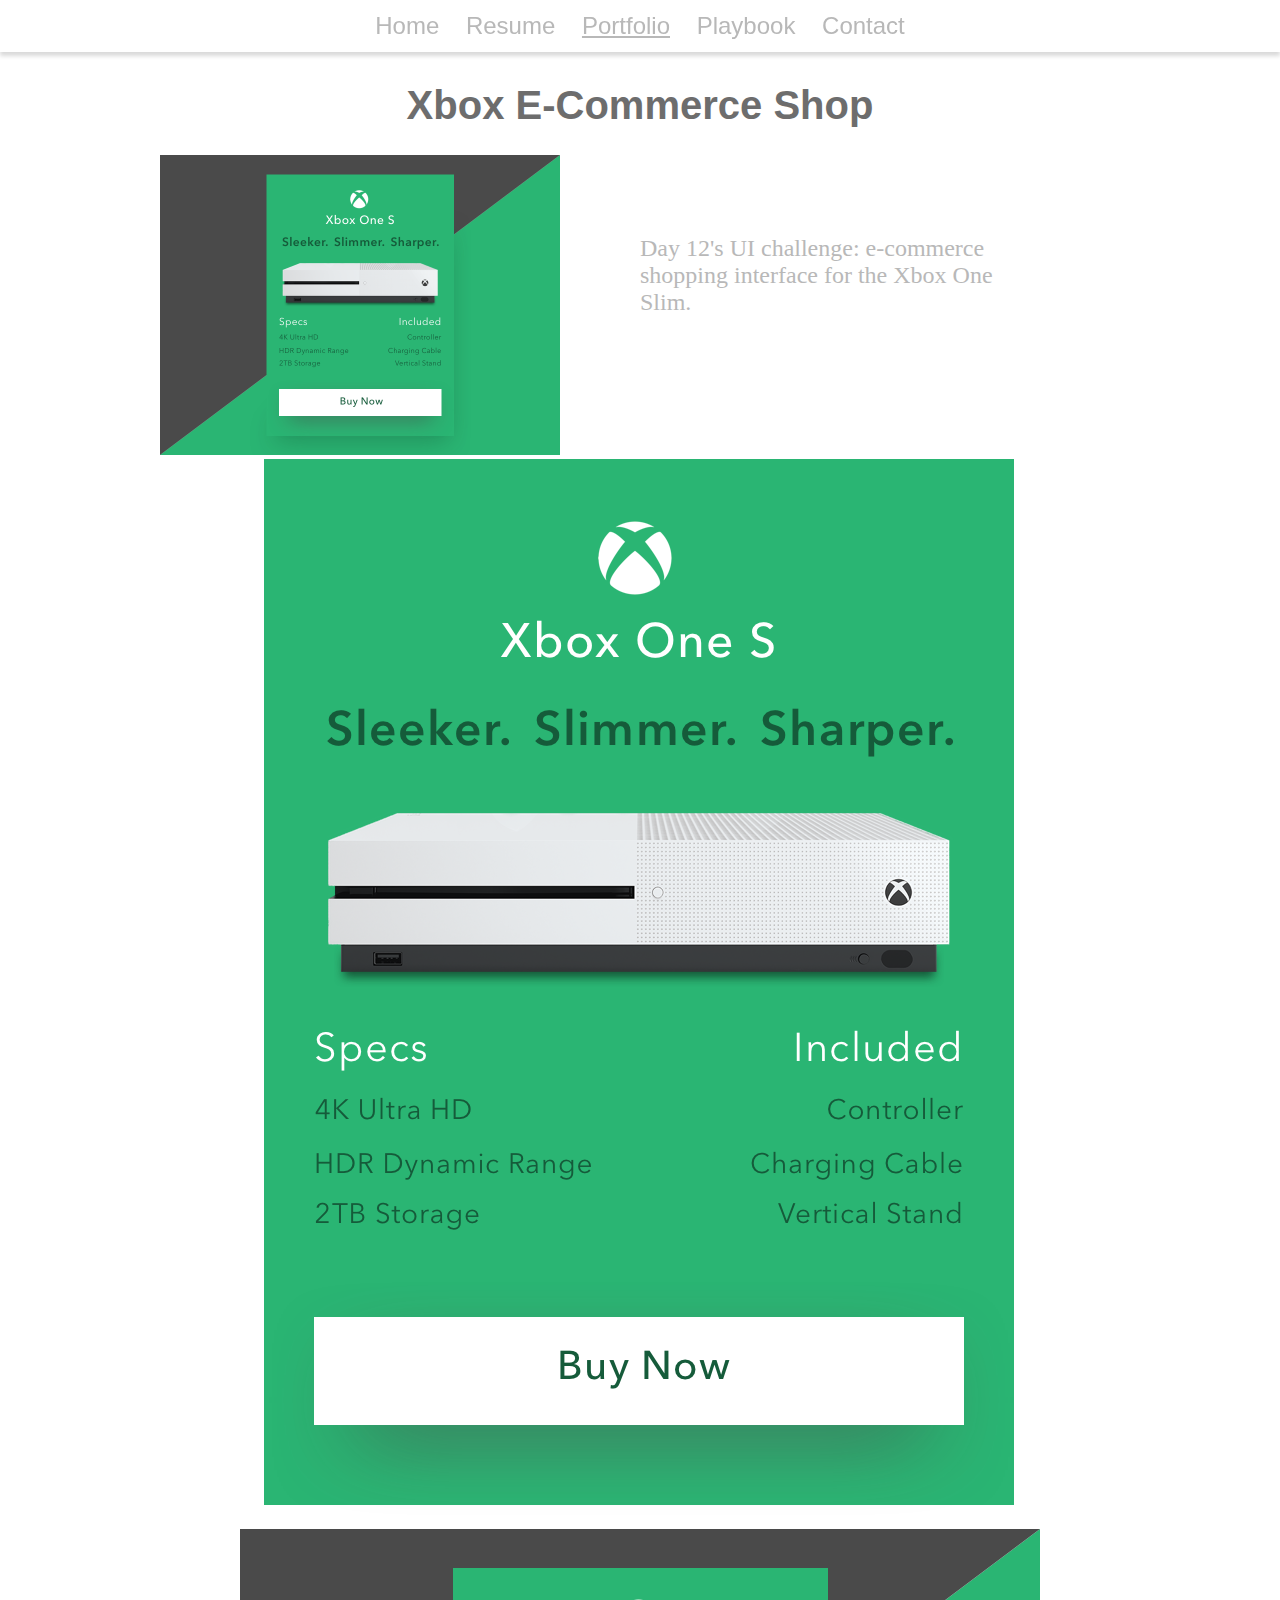
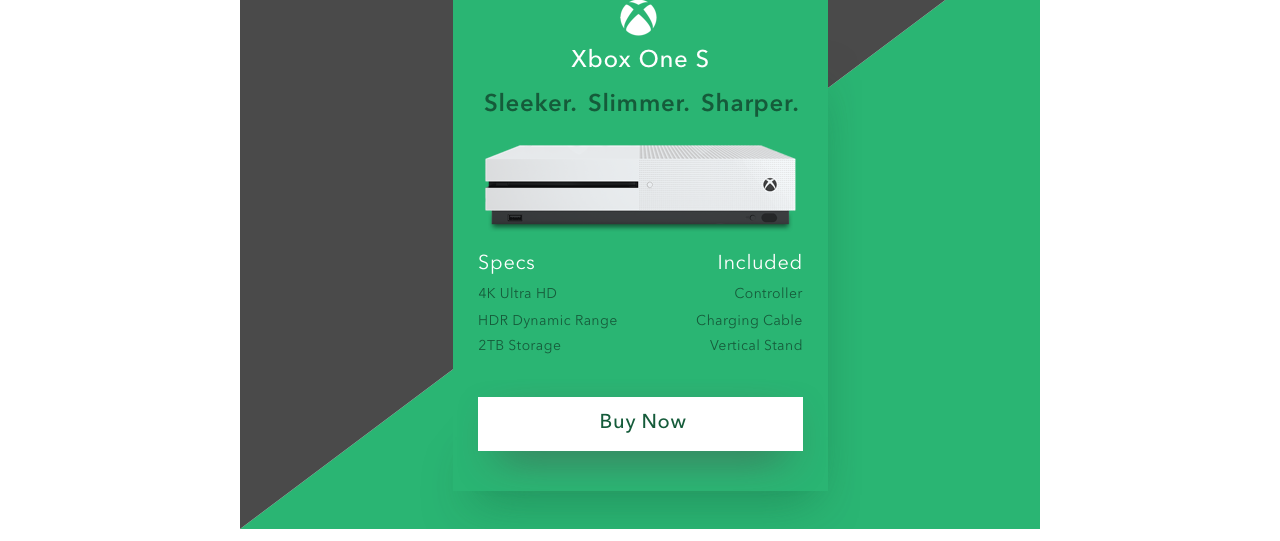
<file: xbox.html>
<!DOCTYPE html>
<html>
	<head>
		<meta charset="UTF-8">
		<meta name="viewport" content="initial-scale=1.0, width=device-width"/>
		
		<title>xbox one slim</title>
		<link rel="stylesheet" type="text/css" href="css/header.css">
		<link rel="stylesheet" type="text/css" href="css/portfolio_expanded.css">
	</head>
		<body>
			<div id="header">
				
				<nav class="pagenav">
				 	<a href="index.html">Home</a>
				 	<a href="resume_page.html">Resume</a>
				 	<a href="portfolio_page.html"><u>Portfolio</u></a>
				 	<a href="http://aidantoole.com/" target="_blank"> Playbook</a>
				 	<a href="mailto:aidantoole@gmail.com">Contact</a>
				</nav>
			</div>

			<div id="portfolio_single" class="content">
				<div class="port_title">
					<h1>Xbox E-Commerce Shop</h1>
				</div>

				<div>
						<div class="row"> 
							<div class= "portimg"> <img class="portimg" src="images/012_ecommerceshop.png" alt="Xbox One Slim Shopping Interface">
							</div> 

							<div>
								<p id="description">
								Day 12's UI challenge: e-commerce shopping interface for the Xbox One Slim.
								</p>

							</div>

						</div>

				</div>

				<div id="large_img_div">
					<div>
						<img class="large_size" src="images/012_ecommerceshop_large.png" alt="E-Commerce Interface">
					</div>

					<div>
						<img class="large_size" src="images/012_ecommerceshop_large1.png" alt="E-Commerce Interface Large">
					</div>
				</div>

			</div>


		</body>
</html>
</file>
<file: css/header.css>
#header {
		position: fixed;
		top: 0px;
		left: 0px;
	 	font-size:150%;
	 	word-spacing: 20px;
	 	font-family: 'Montserrat', Sans-serif;
	 	text-align: center;
	 	background: #fff;
	 	width: 100%;
	 	z-index: 1000;
	 	box-shadow: 0px 4px 4px rgba(0, 0, 0, .15);
	 }

	#header u{
		text-decoration-color: #B8B8B8;
	}

	#header a {
	 	color: #B8B8B8;
	 	text-decoration: none;
	 }

	#header a:hover {
	 	color: #191654;
	 }

	#subheader {
	 	word-spacing: 20px;
	 	text-align: center;
	 	background: #fff;
	 	left: 0px;
	 	width: 100%;
	 	z-index: -100;
	 	position: relative;
	}

	#subheader a {
		color:#B8B8B8;
		font-size: 80%;
		text-decoration: none;
		font-family: 'Montserrat', Sans-serif;
	}

	#innerheader{
		box-shadow: 0px 4px 4px rgba(0, 0, 0, .15);
	}

	.anchor a{
		top: -50px;
		position: relative;
	}

	#subheader a:hover{
		color: #191654;
	}

	.pagenav{
		padding-top: 12px;
		padding-bottom: 12px;
	}
</file>
<file: css/style.css>
* { box-sizing: border-box; }

html { font-size: 100%; }

body {
	/* background-color: #465060; */
	/*background-color: #F0F0F0;*/
	font-family:'Open Sans', sans-serif;
	background: #43C6AC; /* For browsers that do not support gradients */
  	background: -webkit-linear-gradient(left, #43C6AC, #191654); /* For Safari 5.1 to 6.0 */
  	background: -o-linear-gradient(right, #43C6AC, #191654); /* For Opera 11.1 to 12.0 */
  	background: -moz-linear-gradient(right, #43C6AC, #191654); /* For Firefox 3.6 to 15 */
  	background: linear-gradient(to right, #43C6AC, #191654); /* Standard syntax */
}

	
/*---Content---*/

	.content h1{
		color: #fff;
		font-family: 'Montserrat', sans-serif;
	}

	.content {
		color:#fff;
		font-size: 100%;
		text-align: left;

	}

	.content a {
		color:#fff;
		text-decoration: underline;
	}

	.content a:hover{
		color: #191654;
		text-decoration: none;
	}

	#main {
		width: 80%;
		margin: auto;
		position: relative;
		top: 50%;
		transform: translateY(25%);
	}

	#resume {
		width: 80%;
		margin: auto;
		padding-top: 7rem;
	}

	/* .portimg{
		width: 350px;
		height: auto;
	} 
	
	#pics {
		border-spacing:10px;
		margin: auto;
	}

	#pics img:hover{
		opacity: 0.5;
		background: #000;
	}
	
	-- This stuff has already been identified in the portfolio css, however it seems to have stopped working, I'll have to take a look at it later --

	

	:target:before{
		content:"";
		display: block;
		height:110px;
		margin: -110px 0 0;
	}

	*/


/* --- Icons --- */
	
	.imgicons{
		width: 60px;
		height: 60px;
		background-repeat: no-repeat;
	}

	
	 #icons{
		margin: auto;
		width: 50px;
		height: auto;
	}

	/* --- Icon SVGS - Black --- */

	#dribbble {
		background-image: url('../images/icons/dribbble_white.svg');
	}

	#instagram {
		background-image: url('../images/icons/instagram_white.svg');
	}
	
	#linkedin {
		background-image: url('../images/icons/linkedIn_white.svg');
	}

	/* --- Icons - Hover ---*/

	#dribbble:hover{
		background-image: url('../images/icons/dribbble_purple.svg');
	}

	#instagram:hover{
		background-image: url('../images/icons/instagram_purple.svg');
	}
	
	#linkedin:hover{
		background-image: url('../images/icons/linkedIn_purple.svg');
	}
	


/* --- portfolio content --- */

/*
	#picscontent{
		margin: auto;
	}

	#description{
		font-size: 150%;
		font-family: 'OpenSans-Semibold';
		margin-left: 8rem;
		text-align:left;
		width: 400px;
	}


	#large_img_div{
		text-align: center;
	}

	.port_title h1{
		text-align: center;
	}
	*/
</file>
<file: css/portfolio_expanded.css>
* { box-sizing: border-box; }

html { font-size: 100%; }

body{
	background-color: #fff;
	color:#B8B8B8;
}

/* scrapped the whole two css sheets for the portfolio section, replacing one of them with a specific style sheet for the individual project sections*/


/*---Content---*/

	.content h1{
		color: #6D6D6D;
		font-family: 'Montserrat', sans-serif;
		font-size: 250%;
	}
	/* Had some trouble setting the h1 color but then realized it had to be declared after .content, so I repositoined it */

	.row{
		display: flex;
		justify-content: center;
		flex-wrap: wrap;
	}

	.portimg{
		width: 400px;
		height: auto;
	}


/* --- portfolio content --- */


	#specimg{
		display: inline-block;
	}

	#description{
		text-align: left;
		font-size: 150%;
		font-family: 'OpenSans-Semibold';
		max-width: 25rem;
		position: relative;
		margin: 5rem;
	}
	
	#large_img_div{
		display: flex;
		flex-wrap: wrap;
		justify-content: center;
	}

	.large_size{
		max-width: 100%;
    	height: auto;
	}

	.port_title h1{
		text-align: center;
	}

	#portfolio_single{
		padding-top: 3rem;
	}
</file>
<file: css/portfolio_medium.css>
* { box-sizing: border-box; }

html { font-size: 100%; }

body{
	background-color: #fff;
}

/*---Content---*/

	
	.content {
		color:#B8B8B8;
		font-size: 75%;
		text-align: justify;

	}

	.content h1{
		color: #6D6D6D;
		font-family: 'Montserrat', sans-serif;
	}
	

	.content a {
		color:#43C6AC;
		text-decoration: underline;
	}

	.content a:hover{
		color: #43C6AC;
		text-decoration: none;
	}

	.row{
		display: flex;
		flex-wrap: wrap;
		justify-content: center;
	}
	

	.portimg {
		width: 350px;
		height: auto;
		margin:.5rem;
	}


	/* #pics {
		border-spacing:.5rem;
		margin: auto;
	}
	*/

	#pics img:hover{
		opacity: 0.5;
		background: #000;
	}

	#imgcontent{
		padding-top: 5rem;
	}

/* --- Icons --- */
	
	/* .imgicons{
		width: 60px;
		height: 60px;
		background-repeat: no-repeat;
	} */
/* --- portfolio content --- */

	#picscontent{
		margin: 0 auto;
		position: relative;
		max-width: 3000px;
		text-align: center;
	}

	#speccontent

	#description{
		font-size: 150%;
		font-family: 'OpenSans-Semibold';
		margin-left: 3rem;
		text-align:left;
		width: 400px;
	}


	#large_img_div{
		text-align: center;
	}

	.port_title h1{
		text-align: center;
	}

	#portfolio_single{
		padding-top: 3rem;
	}
</file>
